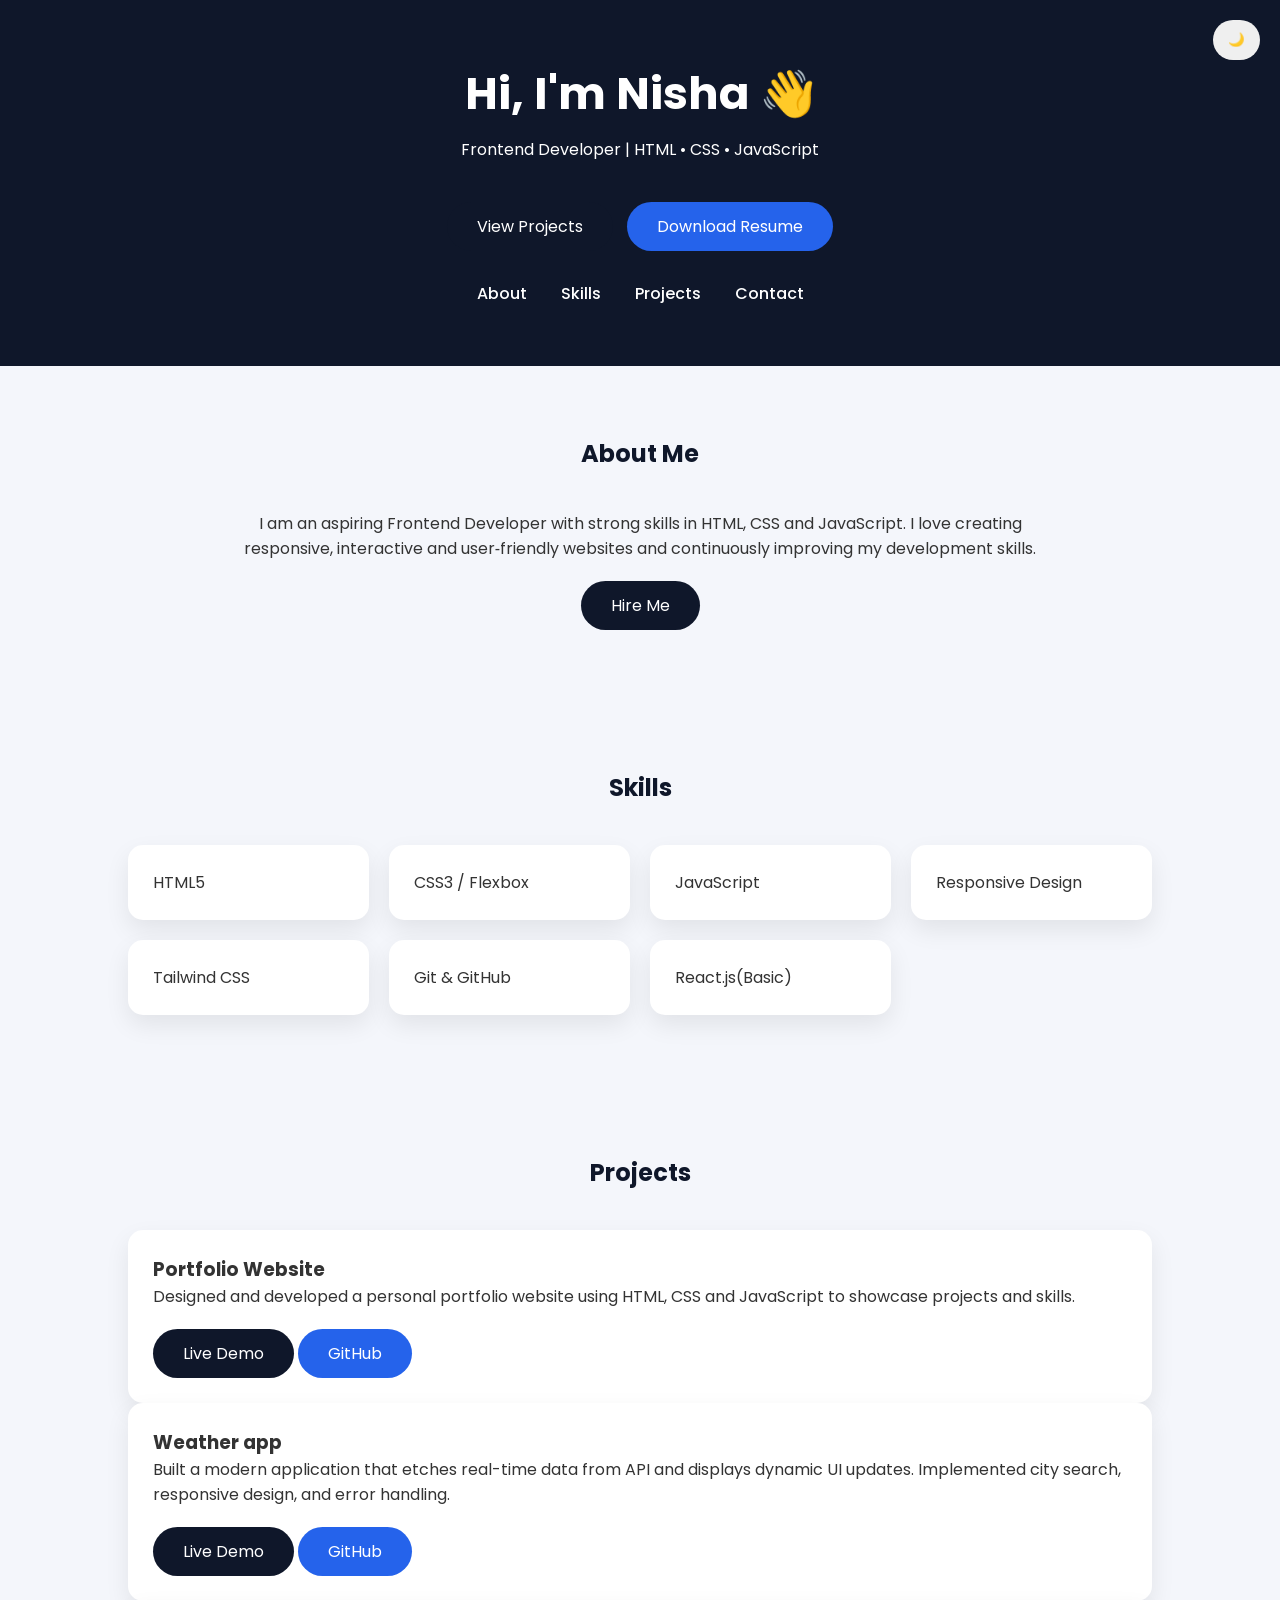
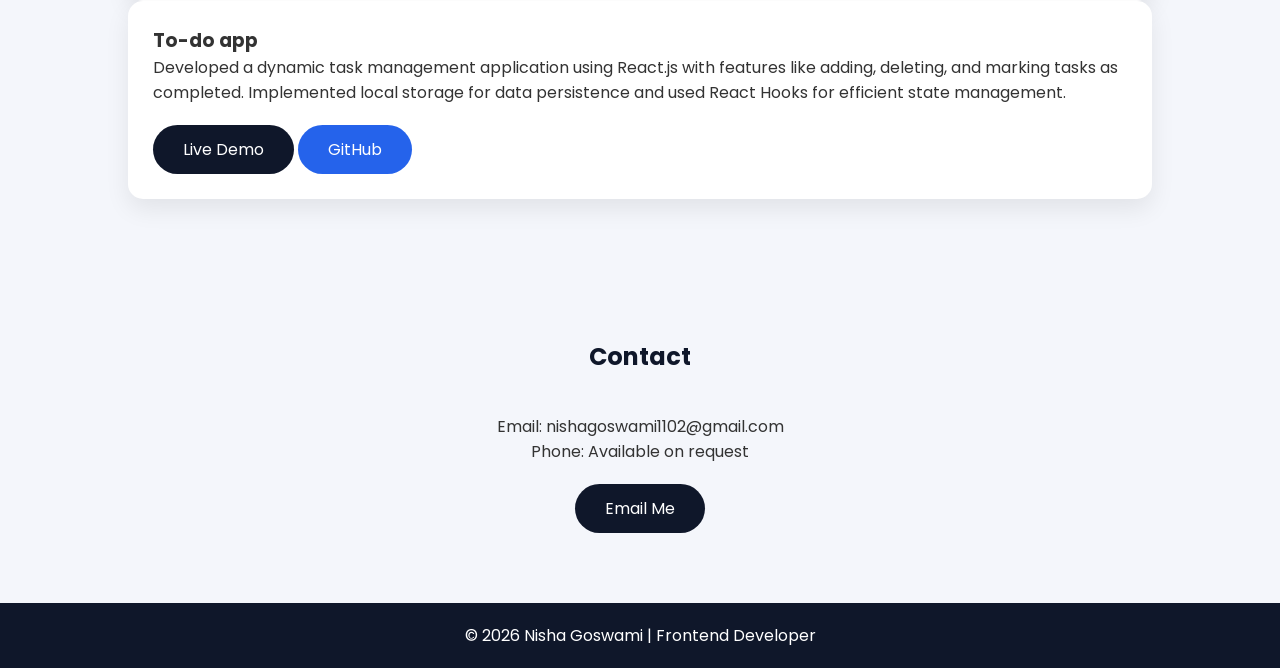
<file: index.html>
<!DOCTYPE html>
<html lang="en">

<head>
    <meta charset="UTF-8" />
    <meta name="viewport" content="width=device-width, initial-scale=1.0" />
    <title>Nisha Goswami | Frontend Developer</title>
    <link href="https://fonts.googleapis.com/css2?family=Poppins:wght@300;400;600&display=swap" rel="stylesheet">
    <link rel="stylesheet" href="style.css">
</head>

<body><button class="toggle" onclick="toggleMode()">🌙</button>

    <header>
        <h1>Hi, I'm Nisha 👋</h1>
        <p>Frontend Developer | HTML • CSS • JavaScript</p>

        <div style="margin-top:20px">
            <a href="#projects" class="btn">View Projects</a>
            <a href="resume.pdf" class="btn" style="margin-left:10px;background:#2563eb;">Download Resume</a>
        </div>

        <nav style="margin-top:30px">
            <a href="#about">About</a>
            <a href="#skills">Skills</a>
            <a href="#projects">Projects</a>
            <a href="#contact">Contact</a>
        </nav>
    </header>

    <section id="about" class="about">
        <h2>About Me</h2>
        <p>
            I am an aspiring Frontend Developer with strong skills in HTML, CSS and JavaScript. I love creating
            responsive, interactive and user‑friendly websites and continuously improving my development skills.
        </p>
        <div style="text-align:center">
            <a href="#contact" class="btn">Hire Me</a>
        </div>
    </section>
    <section id="skills">
        <h2>Skills</h2>
        <div class="container">
            <div class="skills">
                <div class="card">HTML5</div>
                <div class="card">CSS3 / Flexbox</div>
                <div class="card">JavaScript</div>
                <div class="card">Responsive Design</div>
                <div class="card">Tailwind CSS</div>
                <div class="card">Git & GitHub</div>
                <div class="card">React.js(Basic)</div>
            </div>
        </div>
    </section>
    <section id="projects">
        <h2>Projects</h2>
        <div class="projects">
            <div class="card">
                <h3>Portfolio Website</h3>
                <p>Designed and developed a personal portfolio website using HTML, CSS and JavaScript to showcase
                    projects and
                    skills.</p>
                <a href="" class="btn">Live Demo</a>
                <a href="#" class="btn" style="background:#2563eb;">GitHub</a>
            </div>
        </div>
        <div class="card">
            <h3>Weather app</h3>
            <p>Built a modern application that etches real-time data from API and displays dynamic UI updates.
                Implemented
                city search, responsive design, and error handling.</p>
            <a href="https://weather-app-six-rosy-93.vercel.app/" class="btn">Live Demo</a>
            <a href="https://github.com/nisha-goswami11/weather-app" class="btn" style="background:#2563eb;">GitHub</a>
        </div>
        <div class="card">
            <h3>To-do app</h3>
            <p>Developed a dynamic task management application using React.js with features like adding, deleting, and
                marking tasks as completed. Implemented local storage for data persistence and used React Hooks for
                efficient
                state management.</p>
            <a href="https://to-do-app-nu-ten-49.vercel.app/" class="btn">Live Demo</a>
            <a href="https://github.com/nisha-goswami11/to-do-app" class="btn" style="background:#2563eb;">GitHub</a>
        </div>
        </div>
    </section>

    <section id="contact" class="contact">
        <h2>Contact</h2>
        <p>Email: nishagoswami1102@gmail.com</p>
        <p>Phone: Available on request</p>
        <a class="btn" href="mailto:nishagoswami1102@gmail.com">Email Me</a>
    </section>
    <footer>
        <p>© 2026 Nisha Goswami | Frontend Developer</p>
    </footer>

    <script src="script.js"></script>

</body>

</html>
</file>
<file: style.css>
* {
      margin: 0;
      padding: 0;
      box-sizing: border-box;
      font-family: 'Poppins', sans-serif
    }

    body {
      background: #f4f6fb;
      color: #333;
      scroll-behavior: smooth
    }

    header {
      background: #0f172a;
      color: #fff;
      padding: 60px 20px;
      text-align: center
    }

    header h1 {
      font-size: 2.8rem
    }

    header p {
      margin: 10px 0 20px
    }

    nav a {
      color: #fff;
      margin: 0 15px;
      text-decoration: none;
      font-weight: 500
    }

    section {
      padding: 70px 10%
    }

    h2 {
      text-align: center;
      margin-bottom: 40px;
      color: #0f172a
    }

    .about p {
      max-width: 800px;
      margin: auto;
      text-align: center
    }

    .container {
      max-width: 1100px;
      margin: auto;
    }

    .skills,
    .projects {
      display: grid;
      grid-template-columns: repeat(auto-fit, minmax(220px, 1fr));
      gap: 20px
    }

    .card {
      background: #fff;
      padding: 25px;
      border-radius: 15px;
      box-shadow: 0 10px 25px rgba(0, 0, 0, .08);
      transition: .4s;

      opacity: 0;
      transform: translateY(40px);
    }


    .card:hover {
      transform: translateY(-8px)
    }

    .btn {
      display: inline-block;
      margin-top: 20px;
      padding: 12px 30px;
      background: #0f172a;
      color: #fff;
      border-radius: 30px;
      text-decoration: none
    }

    .contact {
      text-align: center
    }

    footer {
      background: #0f172a;
      color: #fff;
      text-align: center;
      padding: 20px
    }

    /* Dark Mode */
    body.dark {
      background: #0b1220;
      color: #e5e7eb
    }

    body.dark header,
    body.dark footer {
      background: #020617
    }

    body.dark .card {
      background: #020617;
      color: #e5e7eb
    }

    .toggle {
      position: fixed;
      top: 20px;
      right: 20px;
      padding: 10px 15px;
      border: none;
      border-radius: 20px;
      cursor: pointer
    }
</file>
